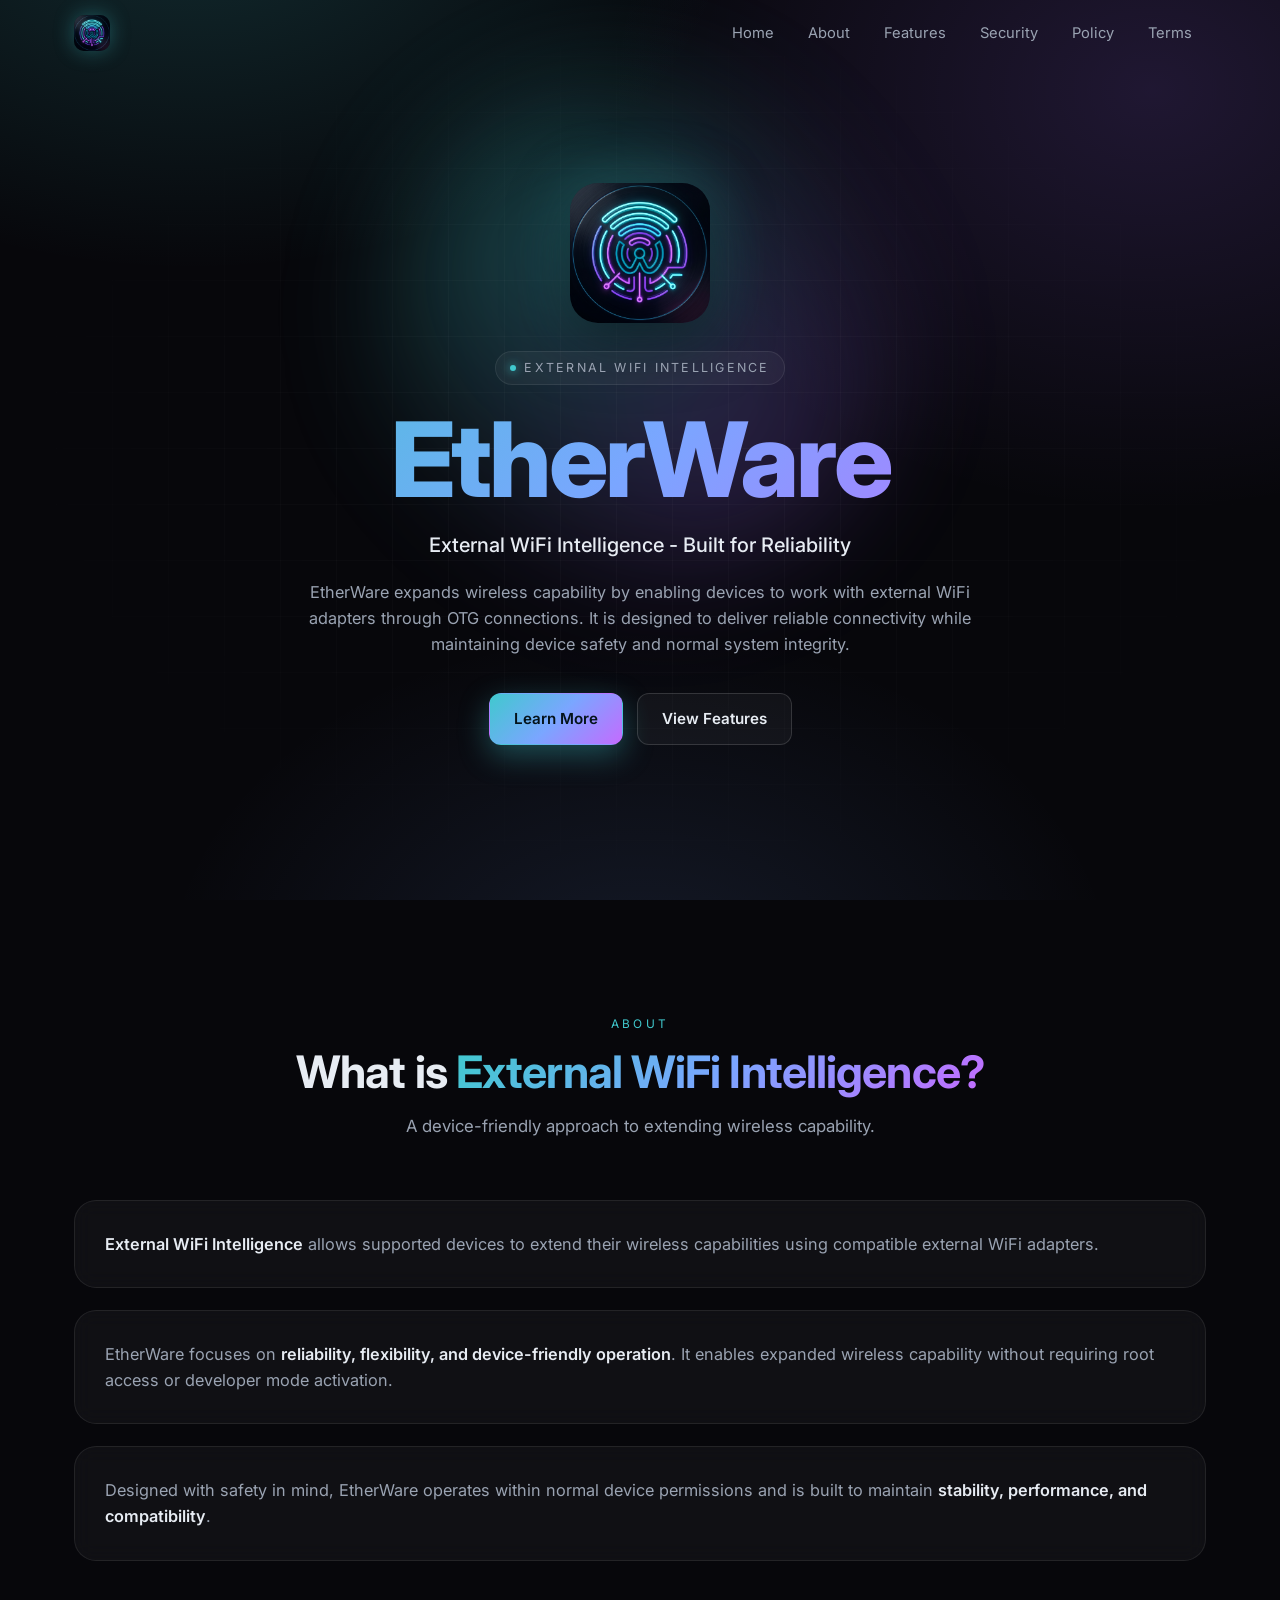
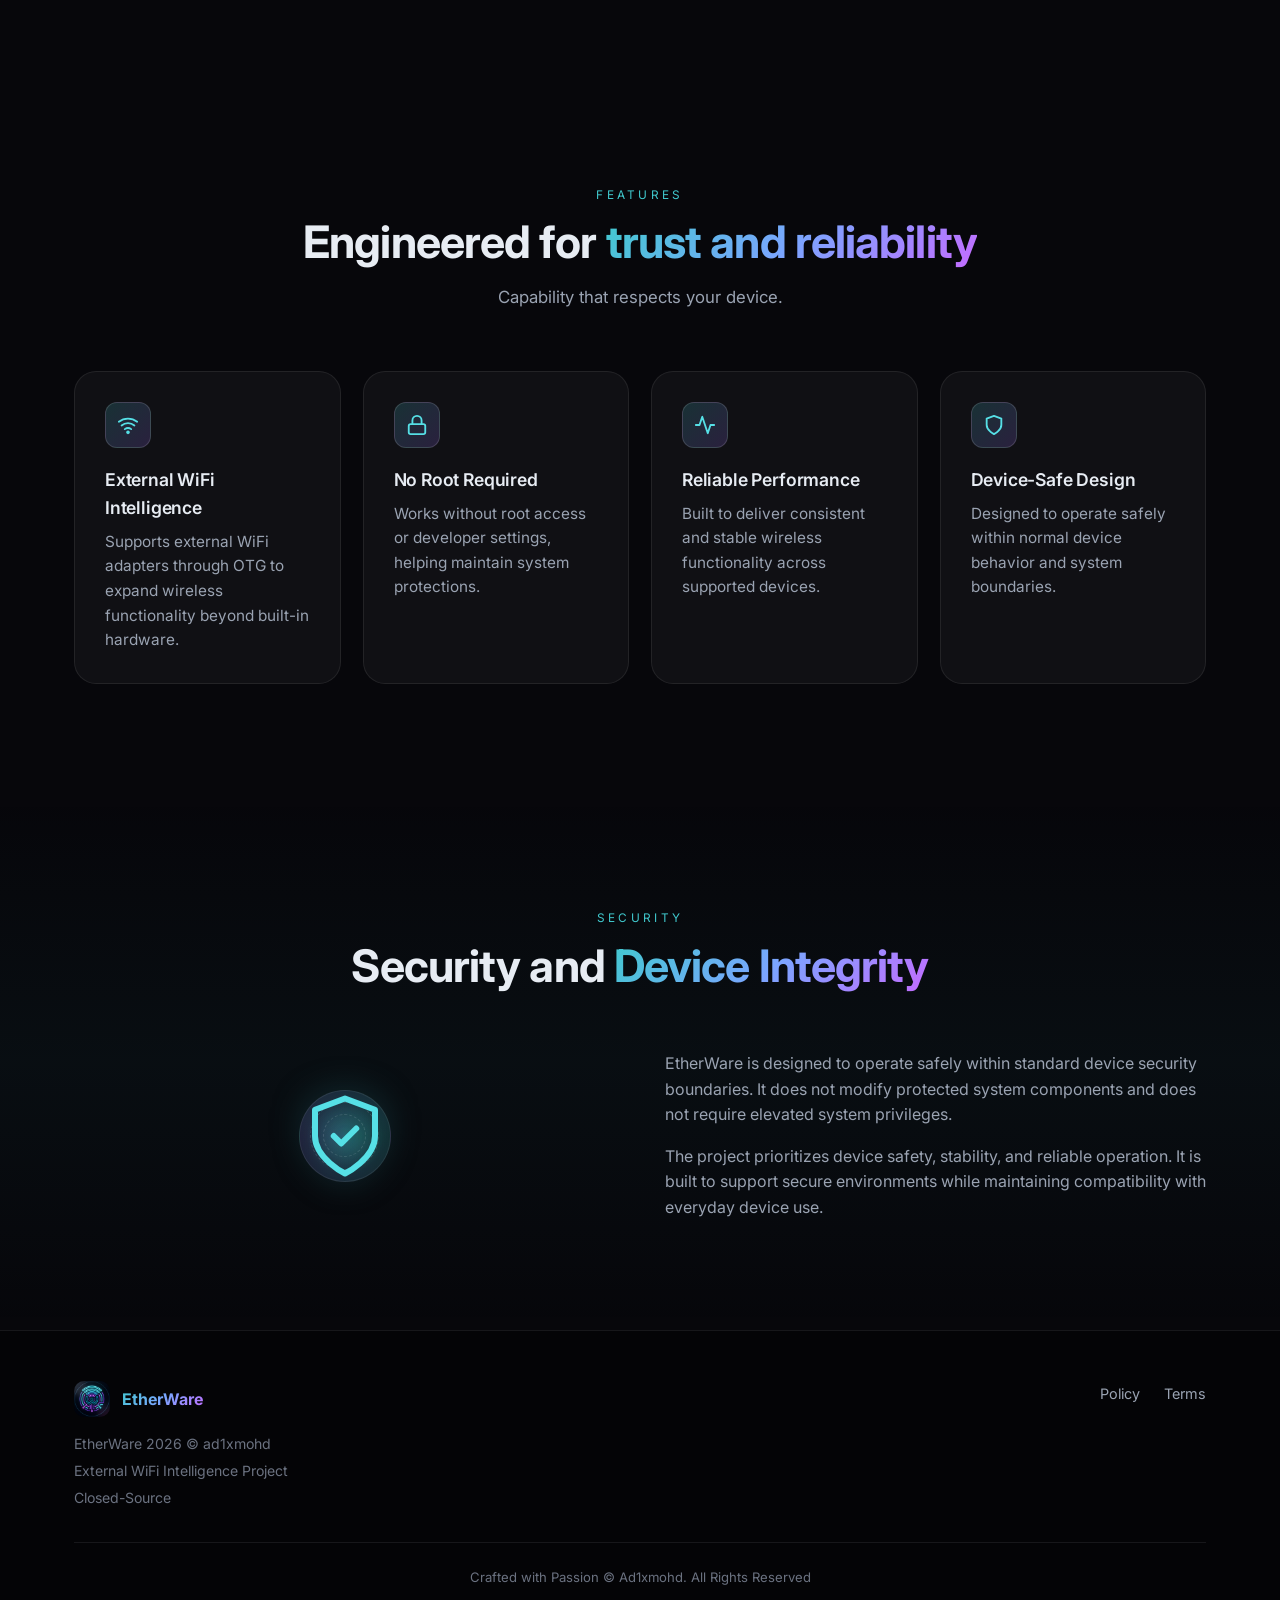
<file: index.html>
<!doctype html>
<html lang="en">
<head>
  <meta charset="utf-8" />
  <meta name="viewport" content="width=device-width, initial-scale=1" />
  <title>EtherWare - External WiFi Intelligence</title>
  <meta name="description" content="EtherWare expands wireless capability with external WiFi adapters via OTG — reliable, device-safe, no root required." />
  <meta name="theme-color" content="#07070b" />
  <link rel="icon" type="image/x-icon" href="favicon.ico" />
  <meta property="og:title" content="EtherWare — External WiFi Intelligence" />
  <meta property="og:description" content="External WiFi Intelligence — Built for Reliability." />
  <meta property="og:type" content="website" />
  <link rel="preconnect" href="https://fonts.googleapis.com" />
  <link rel="preconnect" href="https://fonts.gstatic.com" crossorigin />
  <link href="https://fonts.googleapis.com/css2?family=Inter:wght@400;500;600;700;800&family=JetBrains+Mono:wght@500&display=swap" rel="stylesheet" />
  <link rel="stylesheet" href="style.css" />
</head>
<body>

  <header class="nav" id="nav">
    <div class="nav-inner">
      <a href="#home" class="brand" aria-label="EtherWare home">
        <img src="logo.png" alt="EtherWare logo" class="brand-logo" />
        <span class="brand-name">EtherWare</span>
      </a>

      <button class="nav-toggle" id="navToggle" aria-label="Open menu" aria-controls="navLinks">
        <span></span>
      </button>

      <ul class="nav-links" id="navLinks">
        <li><a href="#home">Home</a></li>
        <li><a href="#about">About</a></li>
        <li><a href="#features">Features</a></li>
        <li><a href="#security">Security</a></li>
        <li><a href="policy.html">Policy</a></li>
        <li><a href="terms.html">Terms</a></li>
      </ul>
    </div>
  </header>

  <main>
    <!-- HERO -->
    <section class="hero" id="home">
      <div class="hero-orb" aria-hidden="true"></div>
      <div class="container">
        <img src="logo.png" alt="" class="hero-logo" />
        <span class="eyebrow"><span class="dot"></span> External WiFi Intelligence</span>
        <h1 class="hero-title" id="heroTitle">EtherWare</h1>
        <p class="hero-subtitle">External WiFi Intelligence - Built for Reliability</p>
        <p class="hero-desc">
          EtherWare expands wireless capability by enabling devices to work with external WiFi
          adapters through OTG connections. It is designed to deliver reliable connectivity while
          maintaining device safety and normal system integrity.
        </p>
        <div class="btn-row">
          <a href="https://github.com/ad1xmohd/EtherWare" class="btn btn-primary">Learn More</a>
          <a href="#features" class="btn btn-ghost">View Features</a>
        </div>
      </div>
    </section>

    <!-- ABOUT -->
    <section id="about">
      <div class="container">
        <div class="section-head reveal">
          <span class="section-eyebrow">About</span>
          <h2 class="section-title">What is <span class="grad">External WiFi Intelligence?</span></h2>
          <p class="section-lead">A device-friendly approach to extending wireless capability.</p>
        </div>

        <div class="about-grid">
          <div class="about-card reveal">
            <p>
              <strong>External WiFi Intelligence</strong> allows supported devices to extend their
              wireless capabilities using compatible external WiFi adapters.
            </p>
          </div>
          <div class="about-card reveal">
            <p>
              EtherWare focuses on <strong>reliability, flexibility, and device-friendly operation</strong>.
              It enables expanded wireless capability without requiring root access or developer mode activation.
            </p>
          </div>
          <div class="about-card reveal">
            <p>
              Designed with safety in mind, EtherWare operates within normal device permissions and is
              built to maintain <strong>stability, performance, and compatibility</strong>.
            </p>
          </div>
        </div>
      </div>
    </section>

    <!-- FEATURES -->
    <section id="features">
      <div class="container">
        <div class="section-head reveal">
          <span class="section-eyebrow">Features</span>
          <h2 class="section-title">Engineered for <span class="grad">trust and reliability</span></h2>
          <p class="section-lead">Capability that respects your device.</p>
        </div>

        <div class="features-grid">
          <article class="feature reveal">
            <div class="feature-icon" aria-hidden="true">
              <svg viewBox="0 0 24 24" fill="none" stroke="currentColor" stroke-width="2" stroke-linecap="round" stroke-linejoin="round">
                <path d="M5 12.55a11 11 0 0 1 14 0"/><path d="M2 8.5a16 16 0 0 1 20 0"/>
                <path d="M8.5 16.5a6 6 0 0 1 7 0"/><circle cx="12" cy="20" r="1"/>
              </svg>
            </div>
            <h3>External WiFi Intelligence</h3>
            <p>Supports external WiFi adapters through OTG to expand wireless functionality beyond built-in hardware.</p>
          </article>

          <article class="feature reveal">
            <div class="feature-icon" aria-hidden="true">
              <svg viewBox="0 0 24 24" fill="none" stroke="currentColor" stroke-width="2" stroke-linecap="round" stroke-linejoin="round">
                <rect x="3" y="11" width="18" height="11" rx="2"/><path d="M7 11V7a5 5 0 0 1 10 0v4"/>
              </svg>
            </div>
            <h3>No Root Required</h3>
            <p>Works without root access or developer settings, helping maintain system protections.</p>
          </article>

          <article class="feature reveal">
            <div class="feature-icon" aria-hidden="true">
              <svg viewBox="0 0 24 24" fill="none" stroke="currentColor" stroke-width="2" stroke-linecap="round" stroke-linejoin="round">
                <path d="M22 12h-4l-3 9L9 3l-3 9H2"/>
              </svg>
            </div>
            <h3>Reliable Performance</h3>
            <p>Built to deliver consistent and stable wireless functionality across supported devices.</p>
          </article>

          <article class="feature reveal">
            <div class="feature-icon" aria-hidden="true">
              <svg viewBox="0 0 24 24" fill="none" stroke="currentColor" stroke-width="2" stroke-linecap="round" stroke-linejoin="round">
                <path d="M12 22s8-4 8-10V5l-8-3-8 3v7c0 6 8 10 8 10z"/>
              </svg>
            </div>
            <h3>Device-Safe Design</h3>
            <p>Designed to operate safely within normal device behavior and system boundaries.</p>
          </article>
        </div>
      </div>
    </section>

    <!-- SECURITY -->
    <section id="security" class="security">
      <div class="container">
        <div class="section-head reveal">
          <span class="section-eyebrow">Security</span>
          <h2 class="section-title">Security and <span class="grad">Device Integrity</span></h2>
        </div>

        <div class="security-grid">
          <div class="security-visual reveal" aria-hidden="true">
            <svg class="shield" viewBox="0 0 24 24" fill="none" stroke="currentColor" stroke-width="1.6" stroke-linecap="round" stroke-linejoin="round">
              <path d="M12 22s8-4 8-10V5l-8-3-8 3v7c0 6 8 10 8 10z"/>
              <path d="M9 12l2 2 4-4"/>
            </svg>
          </div>
          <div class="security-text reveal">
            <p>
              EtherWare is designed to operate safely within standard device security boundaries.
              It does not modify protected system components and does not require elevated system privileges.
            </p>
            <p>
              The project prioritizes device safety, stability, and reliable operation. It is built
              to support secure environments while maintaining compatibility with everyday device use.
            </p>
          </div>
        </div>
      </div>
    </section>
  </main>

  <footer class="footer">
    <div class="container">
      <div class="footer-grid">
        <div>
          <div class="footer-brand">
            <img src="logo.png" alt="" />
            <span class="footer-brand-text">EtherWare</span>
          </div>
          <p class="footer-meta" style="margin-top:14px">
            EtherWare 2026 © ad1xmohd<br/>
            External WiFi Intelligence Project<br/>
            Closed-Source 
          </p>
        </div>
        <ul class="footer-links" style="list-style:none">
          <li><a href="policy.html">Policy</a></li>
          <li><a href="terms.html">Terms</a></li>
        </ul>
      </div>
      <div class="footer-bottom">Crafted with Passion © Ad1xmohd. All Rights Reserved</div>
    </div>
  </footer>

  <script src="script.js"></script>
</body>
</html>
</file>
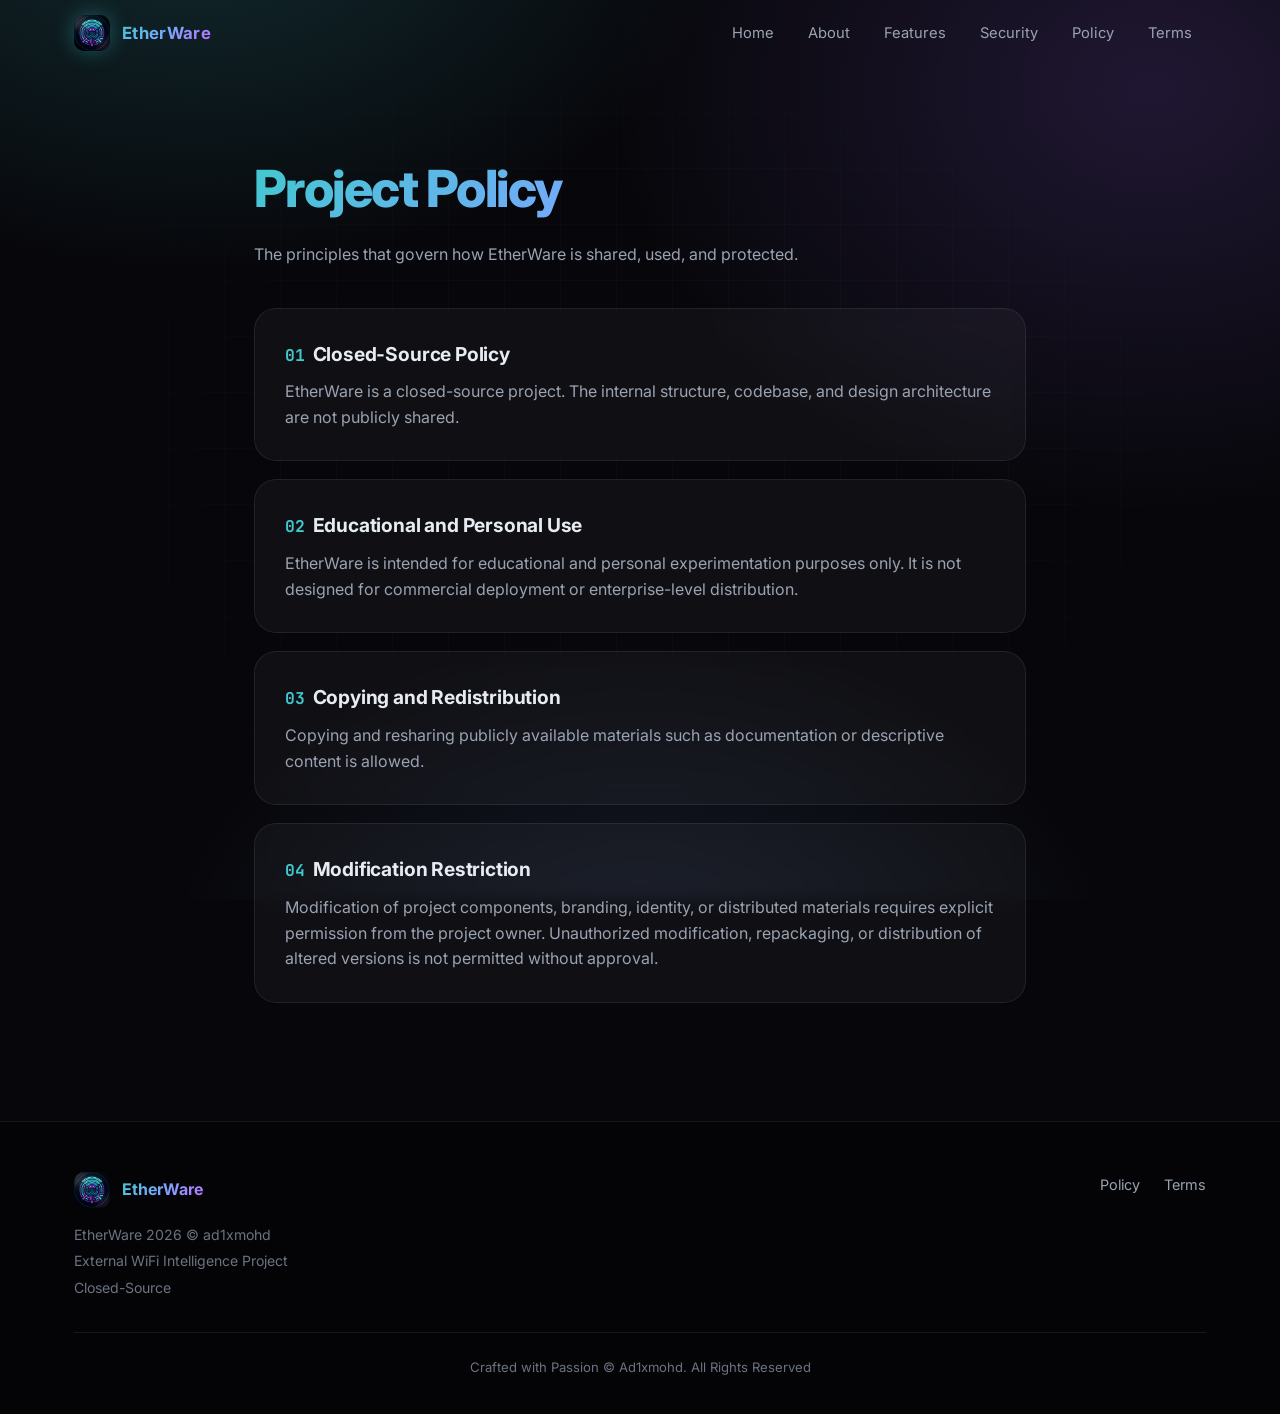
<file: policy.html>
<!doctype html>
<html lang="en">
<head>
  <meta charset="utf-8" />
  <meta name="viewport" content="width=device-width, initial-scale=1" />
  <title>Project Policy — EtherWare</title>
  <meta name="description" content="EtherWare project policy: closed-source, educational use, modification and redistribution rules." />
  <meta name="theme-color" content="#07070b" />
  <link rel="icon" type="image/x-icon" href="favicon.ico" />
  <link rel="preconnect" href="https://fonts.googleapis.com" />
  <link rel="preconnect" href="https://fonts.gstatic.com" crossorigin />
  <link href="https://fonts.googleapis.com/css2?family=Inter:wght@400;500;600;700;800&family=JetBrains+Mono:wght@500&display=swap" rel="stylesheet" />
  <link rel="stylesheet" href="style.css" />
</head>
<body>
  <header class="nav scrolled title-in" id="nav">
    <div class="nav-inner">
      <a href="index.html" class="brand">
        <img src="logo.png" alt="EtherWare logo" class="brand-logo" />
        <span class="brand-name">EtherWare</span>
      </a>
      <button class="nav-toggle" id="navToggle" aria-label="Open menu" aria-controls="navLinks"><span></span></button>
      <ul class="nav-links" id="navLinks">
        <li><a href="index.html#home">Home</a></li>
        <li><a href="index.html#about">About</a></li>
        <li><a href="index.html#features">Features</a></li>
        <li><a href="index.html#security">Security</a></li>
        <li><a href="policy.html">Policy</a></li>
        <li><a href="terms.html">Terms</a></li>
      </ul>
    </div>
  </header>

  <main class="legal">
    <div class="container legal-wrap">
      <h1>Project Policy</h1>
      <p class="legal-sub">The principles that govern how EtherWare is shared, used, and protected.</p>

      <article class="reveal">
        <h2><span class="num">01</span>Closed-Source Policy</h2>
        <p>EtherWare is a closed-source project. The internal structure, codebase, and design architecture are not publicly shared.</p>
      </article>

      <article class="reveal">
        <h2><span class="num">02</span>Educational and Personal Use</h2>
        <p>EtherWare is intended for educational and personal experimentation purposes only. It is not designed for commercial deployment or enterprise-level distribution.</p>
      </article>

      <article class="reveal">
        <h2><span class="num">03</span>Copying and Redistribution</h2>
        <p>Copying and resharing publicly available materials such as documentation or descriptive content is allowed.</p>
      </article>

      <article class="reveal">
        <h2><span class="num">04</span>Modification Restriction</h2>
        <p>Modification of project components, branding, identity, or distributed materials requires explicit permission from the project owner. Unauthorized modification, repackaging, or distribution of altered versions is not permitted without approval.</p>
      </article>
    </div>
  </main>

  <footer class="footer">
    <div class="container">
      <div class="footer-grid">
        <div>
          <div class="footer-brand">
            <img src="logo.png" alt="" />
            <span class="footer-brand-text">EtherWare</span>
          </div>
          <p class="footer-meta" style="margin-top:14px">
            EtherWare 2026 © ad1xmohd<br/>
            External WiFi Intelligence Project<br/>
            Closed-Source 
          </p>
        </div>
        <ul class="footer-links" style="list-style:none">
          <li><a href="policy.html">Policy</a></li>
          <li><a href="terms.html">Terms</a></li>
        </ul>
      </div>
      <div class="footer-bottom">Crafted with Passion © Ad1xmohd. All Rights Reserved</div>
    </div>
  </footer>

  <script src="script.js"></script>
</body>
</html>
</file>
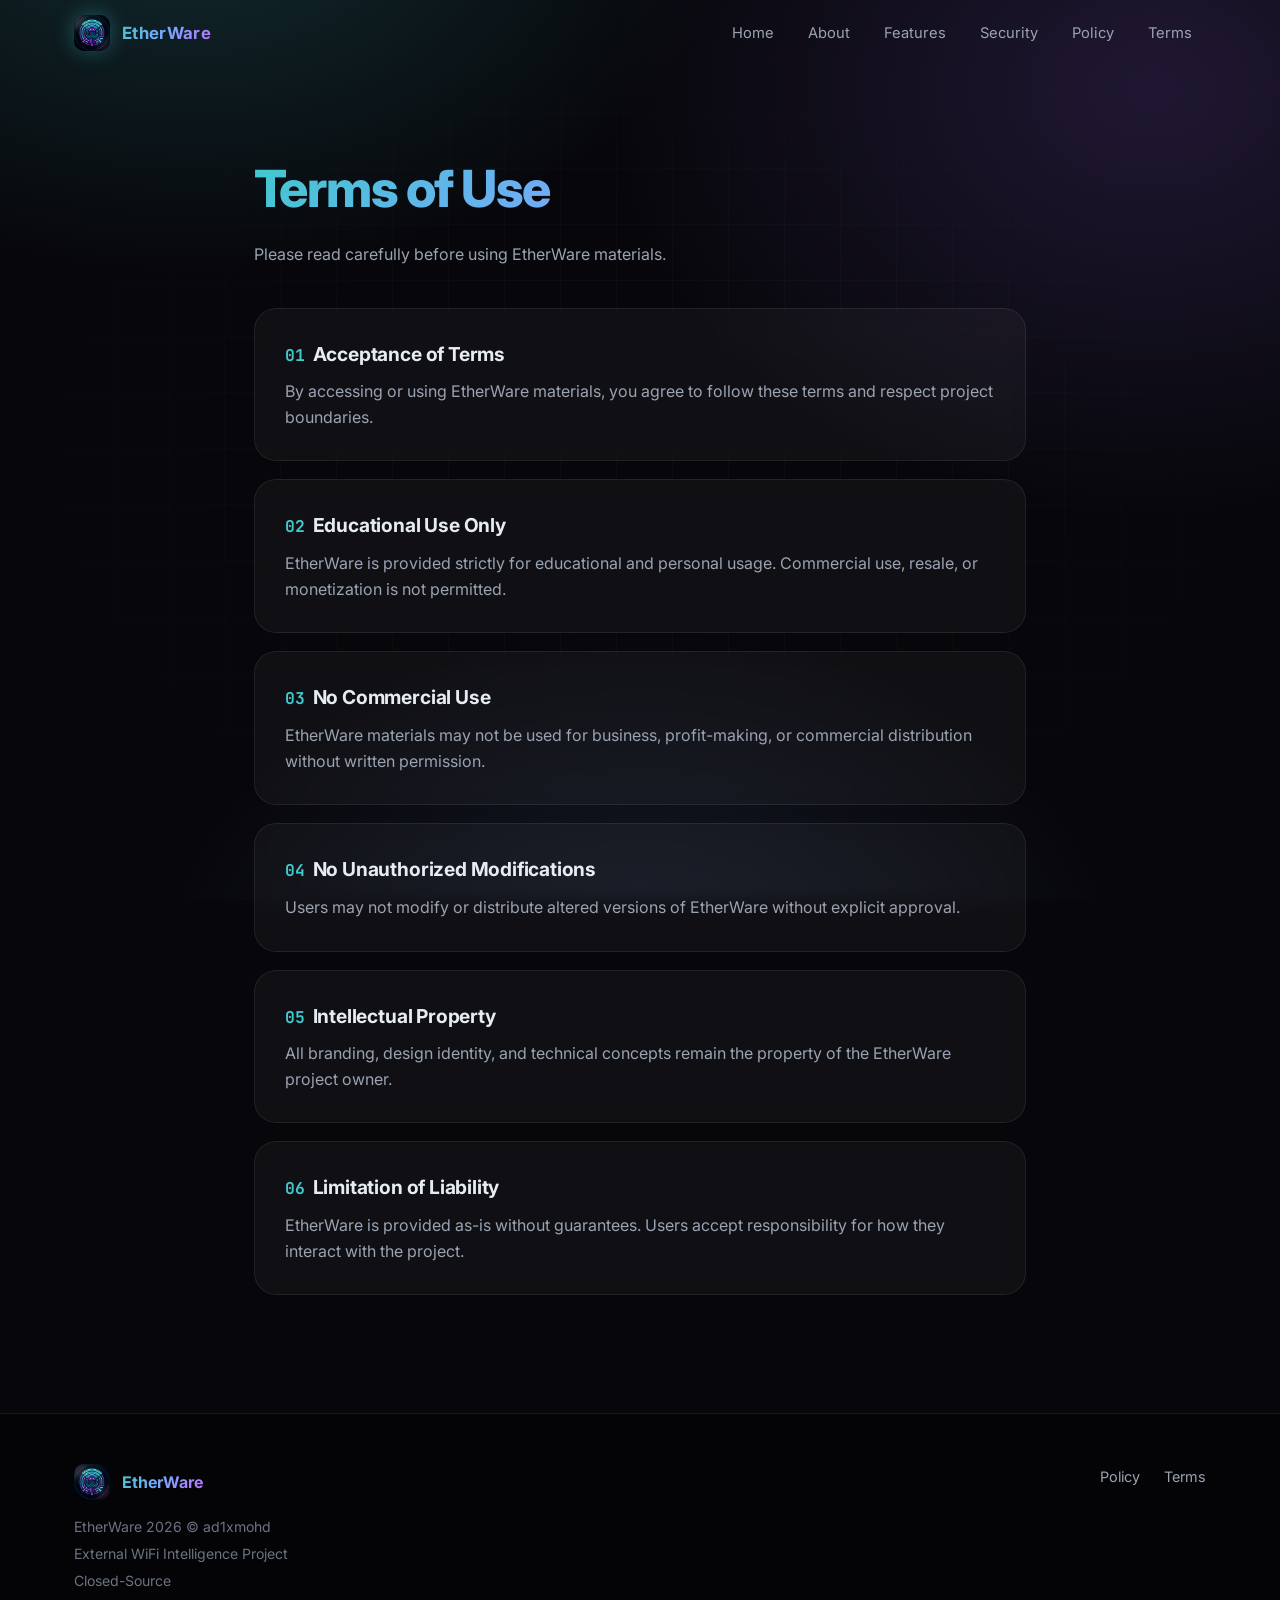
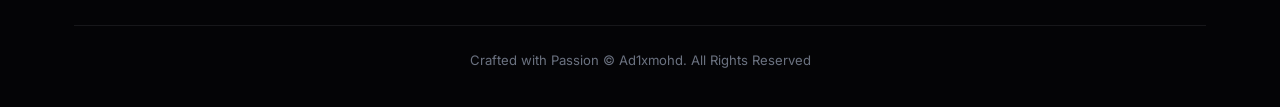
<file: terms.html>
<!doctype html>
<html lang="en">
<head>
  <meta charset="utf-8" />
  <meta name="viewport" content="width=device-width, initial-scale=1" />
  <title>Terms of Use — EtherWare</title>
  <meta name="description" content="EtherWare terms of use: educational use only, no commercial use, no unauthorized modifications." />
  <meta name="theme-color" content="#07070b" />
  <link rel="icon" type="image/x-icon" href="favicon.ico" />
  <link rel="preconnect" href="https://fonts.googleapis.com" />
  <link rel="preconnect" href="https://fonts.gstatic.com" crossorigin />
  <link href="https://fonts.googleapis.com/css2?family=Inter:wght@400;500;600;700;800&family=JetBrains+Mono:wght@500&display=swap" rel="stylesheet" />
  <link rel="stylesheet" href="style.css" />
</head>
<body>
  <header class="nav scrolled title-in" id="nav">
    <div class="nav-inner">
      <a href="index.html" class="brand">
        <img src="logo.png" alt="EtherWare logo" class="brand-logo" />
        <span class="brand-name">EtherWare</span>
      </a>
      <button class="nav-toggle" id="navToggle" aria-label="Open menu" aria-controls="navLinks"><span></span></button>
      <ul class="nav-links" id="navLinks">
        <li><a href="index.html#home">Home</a></li>
        <li><a href="index.html#about">About</a></li>
        <li><a href="index.html#features">Features</a></li>
        <li><a href="index.html#security">Security</a></li>
        <li><a href="policy.html">Policy</a></li>
        <li><a href="terms.html">Terms</a></li>
      </ul>
    </div>
  </header>

  <main class="legal">
    <div class="container legal-wrap">
      <h1>Terms of Use</h1>
      <p class="legal-sub">Please read carefully before using EtherWare materials.</p>

      <article class="reveal">
        <h2><span class="num">01</span>Acceptance of Terms</h2>
        <p>By accessing or using EtherWare materials, you agree to follow these terms and respect project boundaries.</p>
      </article>

      <article class="reveal">
        <h2><span class="num">02</span>Educational Use Only</h2>
        <p>EtherWare is provided strictly for educational and personal usage. Commercial use, resale, or monetization is not permitted.</p>
      </article>

      <article class="reveal">
        <h2><span class="num">03</span>No Commercial Use</h2>
        <p>EtherWare materials may not be used for business, profit-making, or commercial distribution without written permission.</p>
      </article>

      <article class="reveal">
        <h2><span class="num">04</span>No Unauthorized Modifications</h2>
        <p>Users may not modify or distribute altered versions of EtherWare without explicit approval.</p>
      </article>

      <article class="reveal">
        <h2><span class="num">05</span>Intellectual Property</h2>
        <p>All branding, design identity, and technical concepts remain the property of the EtherWare project owner.</p>
      </article>

      <article class="reveal">
        <h2><span class="num">06</span>Limitation of Liability</h2>
        <p>EtherWare is provided as-is without guarantees. Users accept responsibility for how they interact with the project.</p>
      </article>
    </div>
  </main>

  <footer class="footer">
    <div class="container">
      <div class="footer-grid">
        <div>
          <div class="footer-brand">
            <img src="logo.png" alt="" />
            <span class="footer-brand-text">EtherWare</span>
          </div>
          <p class="footer-meta" style="margin-top:14px">
            EtherWare 2026 © ad1xmohd<br/>
            External WiFi Intelligence Project<br/>
            Closed-Source 
          </p>
        </div>
        <ul class="footer-links" style="list-style:none">
          <li><a href="policy.html">Policy</a></li>
          <li><a href="terms.html">Terms</a></li>
        </ul>
      </div>
      <div class="footer-bottom">Crafted with Passion © Ad1xmohd. All Rights Reserved</div>
    </div>
  </footer>

  <script src="script.js"></script>
</body>
</html>
</file>
<file: style.css>
/* EtherWare — External WiFi Intelligence
   Dark, modern, tech-style static stylesheet */

:root {
  --bg: #07070b;
  --bg-2: #0b0d14;
  --surface: rgba(255, 255, 255, 0.04);
  --surface-strong: rgba(255, 255, 255, 0.07);
  --border: rgba(255, 255, 255, 0.08);
  --border-strong: rgba(255, 255, 255, 0.14);
  --text: #e7ecf3;
  --text-dim: #9aa3b2;
  --text-muted: #6b7280;
  --cyan: #40c9ce;
  --cyan-2: #56e0e6;
  --violet: #a06bff;
  --pink: #e26bff;
  --grad: linear-gradient(135deg, #40c9ce 0%, #7aa6ff 50%, #c46bff 100%);
  --shadow-glow: 0 0 40px rgba(64, 201, 206, 0.18);
  --radius: 14px;
  --radius-lg: 22px;
  --max: 1180px;
  --nav-h: 68px;
  --ease: cubic-bezier(0.22, 1, 0.36, 1);
}

* { box-sizing: border-box; margin: 0; padding: 0; }

html { scroll-behavior: smooth; -webkit-text-size-adjust: 100%; scroll-padding-top: var(--nav-h); }

body {
  font-family: 'Inter', -apple-system, BlinkMacSystemFont, 'Segoe UI', Roboto, Helvetica, Arial, sans-serif;
  background: var(--bg);
  color: var(--text);
  line-height: 1.6;
  -webkit-font-smoothing: antialiased;
  overflow-x: hidden;
  min-height: 100vh;
}

/* Ambient background */
body::before {
  content: "";
  position: fixed;
  inset: 0;
  z-index: -2;
  background:
    radial-gradient(900px 600px at 15% -10%, rgba(64, 201, 206, 0.18), transparent 60%),
    radial-gradient(900px 700px at 90% 10%, rgba(160, 107, 255, 0.16), transparent 60%),
    radial-gradient(800px 600px at 50% 110%, rgba(122, 166, 255, 0.12), transparent 60%),
    var(--bg);
}
body::after {
  content: "";
  position: fixed;
  inset: 0;
  z-index: -1;
  background-image:
    linear-gradient(rgba(255, 255, 255, 0.025) 1px, transparent 1px),
    linear-gradient(90deg, rgba(255, 255, 255, 0.025) 1px, transparent 1px);
  background-size: 56px 56px;
  mask-image: radial-gradient(ellipse at center, #000 30%, transparent 75%);
  pointer-events: none;
}

a { color: inherit; text-decoration: none; }
img { max-width: 100%; display: block; }

.container {
  width: 100%;
  max-width: var(--max);
  margin: 0 auto;
  padding: 0 24px;
}

/* ---------- NAVBAR ---------- */
.nav {
  position: fixed;
  top: 0; left: 0; right: 0;
  height: var(--nav-h);
  z-index: 50;
  display: flex;
  align-items: center;
  background: transparent;
  border-bottom: 1px solid transparent;
  transition: background 400ms var(--ease), border-color 400ms var(--ease), backdrop-filter 400ms var(--ease);
}
.nav.scrolled {
  background: rgba(8, 9, 14, 0.72);
  backdrop-filter: saturate(140%) blur(14px);
  -webkit-backdrop-filter: saturate(140%) blur(14px);
  border-bottom-color: var(--border);
}
.nav-inner {
  width: 100%;
  max-width: var(--max);
  margin: 0 auto;
  padding: 0 24px;
  display: flex;
  align-items: center;
  justify-content: space-between;
  gap: 24px;
}
.brand { display: flex; align-items: center; gap: 12px; min-width: 0; }
.brand-logo {
  width: 36px; height: 36px;
  border-radius: 10px;
  object-fit: cover;
  box-shadow: 0 0 20px rgba(64, 201, 206, 0.35);
}
.brand-name {
  font-weight: 700;
  letter-spacing: 0.02em;
  font-size: 1.05rem;
  /* Hidden by default, revealed when hero title is scrolled past */
  opacity: 0;
  transform: translateY(6px);
  transition: opacity 500ms var(--ease), transform 500ms var(--ease);
  background: var(--grad);
  -webkit-background-clip: text;
  background-clip: text;
  color: transparent;
}
.nav.title-in .brand-name { opacity: 1; transform: translateY(0); }

.nav-links {
  display: flex;
  align-items: center;
  gap: 6px;
  list-style: none;
}
.nav-links a {
  position: relative;
  display: inline-block;
  padding: 8px 14px;
  font-size: 0.92rem;
  color: var(--text-dim);
  border-radius: 8px;
  transition: color 220ms var(--ease), background 220ms var(--ease);
}
.nav-links a:hover { color: var(--text); background: var(--surface); }
.nav-links a.cta {
  color: #04131a;
  background: var(--grad);
  font-weight: 600;
}
.nav-links a.cta:hover { filter: brightness(1.08); }

.nav-toggle {
  display: none;
  background: transparent;
  border: 1px solid var(--border);
  color: var(--text);
  width: 40px; height: 40px;
  border-radius: 10px;
  cursor: pointer;
  align-items: center;
  justify-content: center;
}
.nav-toggle span {
  display: block;
  width: 18px; height: 2px;
  background: currentColor;
  position: relative;
}
.nav-toggle span::before,
.nav-toggle span::after {
  content: "";
  position: absolute; left: 0;
  width: 18px; height: 2px;
  background: currentColor;
}
.nav-toggle span::before { top: -6px; }
.nav-toggle span::after  { top: 6px; }

/* ---------- HERO ---------- */
.hero {
  position: relative;
  min-height: 100vh;
  display: flex;
  align-items: center;
  justify-content: center;
  text-align: center;
  padding: calc(var(--nav-h) + 40px) 24px 80px;
  overflow: hidden;
}
.hero-orb {
  position: absolute;
  width: 520px; height: 520px;
  border-radius: 50%;
  background: radial-gradient(circle at 30% 30%, rgba(64, 201, 206, 0.45), transparent 60%),
              radial-gradient(circle at 70% 70%, rgba(160, 107, 255, 0.35), transparent 60%);
  filter: blur(60px);
  top: 8%; left: 50%;
  transform: translate(-50%, 0);
  z-index: -1;
  opacity: 0.7;
  animation: orbFloat 14s ease-in-out infinite;
}
@keyframes orbFloat {
  0%, 100% { transform: translate(-50%, 0) scale(1); }
  50%      { transform: translate(-50%, -20px) scale(1.05); }
}

.hero-logo {
  width: 140px; height: 140px;
  border-radius: 28px;
  margin: 0 auto 28px;
  box-shadow: 0 20px 60px rgba(0,0,0,0.6), 0 0 60px rgba(64,201,206,0.35);
  animation: floatY 6s ease-in-out infinite;
}
@keyframes floatY {
  0%, 100% { transform: translateY(0); }
  50%      { transform: translateY(-8px); }
}

.eyebrow {
  display: inline-flex;
  align-items: center;
  gap: 8px;
  padding: 6px 14px;
  font-size: 0.78rem;
  letter-spacing: 0.18em;
  text-transform: uppercase;
  color: var(--text-dim);
  background: var(--surface);
  border: 1px solid var(--border);
  border-radius: 999px;
  margin-bottom: 22px;
}
.eyebrow .dot {
  width: 6px; height: 6px; border-radius: 50%;
  background: var(--cyan);
  box-shadow: 0 0 10px var(--cyan);
}

.hero-title {
  font-size: clamp(3rem, 9vw, 6.5rem);
  font-weight: 800;
  letter-spacing: -0.03em;
  line-height: 1;
  background: var(--grad);
  -webkit-background-clip: text;
  background-clip: text;
  color: transparent;
  margin-bottom: 18px;
}
.hero-subtitle {
  font-size: clamp(1rem, 2vw, 1.25rem);
  color: var(--text);
  font-weight: 500;
  margin-bottom: 18px;
}
.hero-desc {
  max-width: 680px;
  margin: 0 auto 36px;
  color: var(--text-dim);
  font-size: 1.02rem;
}

.btn-row {
  display: flex;
  gap: 14px;
  justify-content: center;
  flex-wrap: wrap;
}
.btn {
  display: inline-flex;
  align-items: center;
  gap: 8px;
  padding: 13px 24px;
  font-size: 0.95rem;
  font-weight: 600;
  border-radius: 12px;
  cursor: pointer;
  border: 1px solid transparent;
  transition: transform 220ms var(--ease), box-shadow 220ms var(--ease), background 220ms var(--ease), border-color 220ms var(--ease);
}
.btn-primary {
  background: var(--grad);
  color: #04131a;
  box-shadow: 0 10px 30px rgba(64, 201, 206, 0.35);
}
.btn-primary:hover { transform: translateY(-2px); box-shadow: 0 16px 40px rgba(64, 201, 206, 0.5); }
.btn-ghost {
  background: var(--surface);
  color: var(--text);
  border-color: var(--border-strong);
}
.btn-ghost:hover { background: var(--surface-strong); transform: translateY(-2px); }

.scroll-hint {
  position: absolute;
  bottom: 28px;
  left: 50%;
  transform: translateX(-50%);
  color: var(--text-muted);
  font-size: 0.72rem;
  letter-spacing: 0.3em;
  text-transform: uppercase;
  display: flex; flex-direction: column; align-items: center; gap: 8px;
  opacity: 0.7;
}
.scroll-hint::after {
  content: "";
  width: 1px; height: 36px;
  background: linear-gradient(to bottom, var(--text-muted), transparent);
  animation: scrollPulse 2s ease-in-out infinite;
}
@keyframes scrollPulse {
  0%, 100% { opacity: 0.3; transform: scaleY(0.6); }
  50%      { opacity: 1;   transform: scaleY(1); }
}

/* ---------- SECTIONS ---------- */
section { padding: 110px 0; position: relative; }
.section-head { text-align: center; max-width: 760px; margin: 0 auto 60px; }
.section-eyebrow {
  display: inline-block;
  font-size: 0.74rem;
  letter-spacing: 0.28em;
  text-transform: uppercase;
  color: var(--cyan);
  margin-bottom: 14px;
}
.section-title {
  font-size: clamp(2rem, 4vw, 2.8rem);
  font-weight: 700;
  letter-spacing: -0.02em;
  line-height: 1.1;
  margin-bottom: 16px;
}
.section-title .grad {
  background: var(--grad);
  -webkit-background-clip: text;
  background-clip: text;
  color: transparent;
}
.section-lead { color: var(--text-dim); font-size: 1.05rem; }

/* About */
.about-grid {
  display: grid;
  grid-template-columns: 1fr;
  gap: 22px;
}
.about-card {
  padding: 30px;
  background: var(--surface);
  border: 1px solid var(--border);
  border-radius: var(--radius-lg);
  backdrop-filter: blur(10px);
  color: var(--text-dim);
  font-size: 1.02rem;
}
.about-card strong { color: var(--text); font-weight: 600; }

/* Features */
.features-grid {
  display: grid;
  grid-template-columns: repeat(auto-fit, minmax(260px, 1fr));
  gap: 22px;
}
.feature {
  position: relative;
  padding: 30px;
  background: var(--surface);
  border: 1px solid var(--border);
  border-radius: var(--radius-lg);
  overflow: hidden;
  transition: transform 360ms var(--ease), border-color 360ms var(--ease), background 360ms var(--ease);
}
.feature::before {
  content: "";
  position: absolute;
  inset: 0;
  background: radial-gradient(400px 200px at var(--mx, 50%) var(--my, 0%), rgba(64,201,206,0.12), transparent 60%);
  opacity: 0;
  transition: opacity 300ms var(--ease);
  pointer-events: none;
}
.feature:hover { transform: translateY(-4px); border-color: var(--border-strong); background: var(--surface-strong); }
.feature:hover::before { opacity: 1; }
.feature-icon {
  width: 46px; height: 46px;
  border-radius: 12px;
  display: flex; align-items: center; justify-content: center;
  background: linear-gradient(135deg, rgba(64,201,206,0.18), rgba(160,107,255,0.18));
  border: 1px solid var(--border-strong);
  margin-bottom: 18px;
  color: var(--cyan-2);
}
.feature-icon svg { width: 22px; height: 22px; }
.feature h3 { font-size: 1.1rem; font-weight: 600; margin-bottom: 8px; letter-spacing: -0.01em; }
.feature p { color: var(--text-dim); font-size: 0.96rem; }

/* Security */
.security {
  background:
    linear-gradient(180deg, transparent, rgba(64,201,206,0.04), transparent);
}
.security-grid {
  display: grid;
  grid-template-columns: 1fr 1fr;
  gap: 50px;
  align-items: center;
}
.security-visual {
  aspect-ratio: 1;
  border-radius: 50%;
  background:
    radial-gradient(circle at 50% 50%, rgba(64,201,206,0.3), transparent 60%),
    conic-gradient(from 90deg, rgba(64,201,206,0.15), rgba(160,107,255,0.15), rgba(64,201,206,0.15));
  border: 1px solid var(--border);
  position: relative;
  display: flex;
  align-items: center;
  justify-content: center;
  max-width: 380px;
  margin: 0 auto;
}
.security-visual::before, .security-visual::after {
  content: "";
  position: absolute;
  inset: 12%;
  border-radius: 50%;
  border: 1px dashed var(--border-strong);
  animation: spin 30s linear infinite;
}
.security-visual::after { inset: 26%; animation-duration: 18s; animation-direction: reverse; }
@keyframes spin { to { transform: rotate(360deg); } }
.security-visual .shield {
  width: 90px; height: 90px;
  color: var(--cyan-2);
  filter: drop-shadow(0 0 18px rgba(64,201,206,0.6));
  z-index: 1;
}
.security-text p { color: var(--text-dim); margin-bottom: 16px; }
.security-text p:last-child { margin-bottom: 0; }

/* ---------- FOOTER ---------- */
.footer {
  border-top: 1px solid var(--border);
  padding: 50px 0 36px;
  background: rgba(0,0,0,0.4);
}
.footer-grid {
  display: flex;
  justify-content: space-between;
  align-items: flex-start;
  gap: 30px;
  flex-wrap: wrap;
}
.footer-brand { display: flex; align-items: center; gap: 12px; }
.footer-brand img { width: 36px; height: 36px; border-radius: 10px; }
.footer-brand-text { font-weight: 700; background: var(--grad); -webkit-background-clip: text; background-clip: text; color: transparent; }
.footer-meta { color: var(--text-muted); font-size: 0.88rem; line-height: 1.9; }
.footer-links { display: flex; gap: 24px; }
.footer-links a { color: var(--text-dim); font-size: 0.9rem; transition: color 200ms; }
.footer-links a:hover { color: var(--cyan-2); }
.footer-bottom {
  text-align: center;
  margin-top: 30px;
  padding-top: 24px;
  border-top: 1px solid var(--border);
  color: var(--text-muted);
  font-size: 0.82rem;
}

/* ---------- LEGAL PAGES ---------- */
.legal {
  padding: calc(var(--nav-h) + 80px) 0 100px;
}
.legal-wrap { max-width: 820px; margin: 0 auto; }
.legal h1 {
  font-size: clamp(2.2rem, 5vw, 3.2rem);
  font-weight: 800;
  letter-spacing: -0.03em;
  margin-bottom: 12px;
  background: var(--grad);
  -webkit-background-clip: text;
  background-clip: text;
  color: transparent;
}
.legal .legal-sub { color: var(--text-dim); margin-bottom: 40px; }
.legal article {
  background: var(--surface);
  border: 1px solid var(--border);
  border-radius: var(--radius-lg);
  padding: 30px;
  margin-bottom: 18px;
  backdrop-filter: blur(8px);
}
.legal article h2 {
  font-size: 1.2rem;
  margin-bottom: 10px;
  color: var(--text);
  letter-spacing: -0.01em;
}
.legal article h2 .num {
  color: var(--cyan);
  font-family: 'JetBrains Mono', ui-monospace, monospace;
  font-size: 0.85em;
  margin-right: 8px;
}
.legal article p { color: var(--text-dim); }

/* ---------- REVEAL ---------- */
.reveal { opacity: 0; transform: translateY(24px); transition: opacity 800ms var(--ease), transform 800ms var(--ease); }
.reveal.in { opacity: 1; transform: translateY(0); }

/* ---------- RESPONSIVE ---------- */
@media (max-width: 860px) {
  .security-grid { grid-template-columns: 1fr; gap: 30px; }
  .nav-toggle { display: inline-flex; }
  .nav-links {
    position: absolute;
    top: var(--nav-h); left: 0; right: 0;
    flex-direction: column;
    align-items: stretch;
    background: rgba(8, 9, 14, 0.96);
    backdrop-filter: blur(16px);
    border-bottom: 1px solid var(--border);
    padding: 14px 18px 18px;
    gap: 4px;
    transform: translateY(-12px);
    opacity: 0;
    pointer-events: none;
    transition: opacity 240ms var(--ease), transform 240ms var(--ease);
  }
  .nav-links.open { opacity: 1; transform: translateY(0); pointer-events: auto; }
  .nav-links a { padding: 12px 14px; }
  section { padding: 80px 0; }
  .hero-logo { width: 110px; height: 110px; }
}

@media (prefers-reduced-motion: reduce) {
  *, *::before, *::after { animation: none !important; transition: none !important; }
  html { scroll-behavior: auto; }
}
</file>
